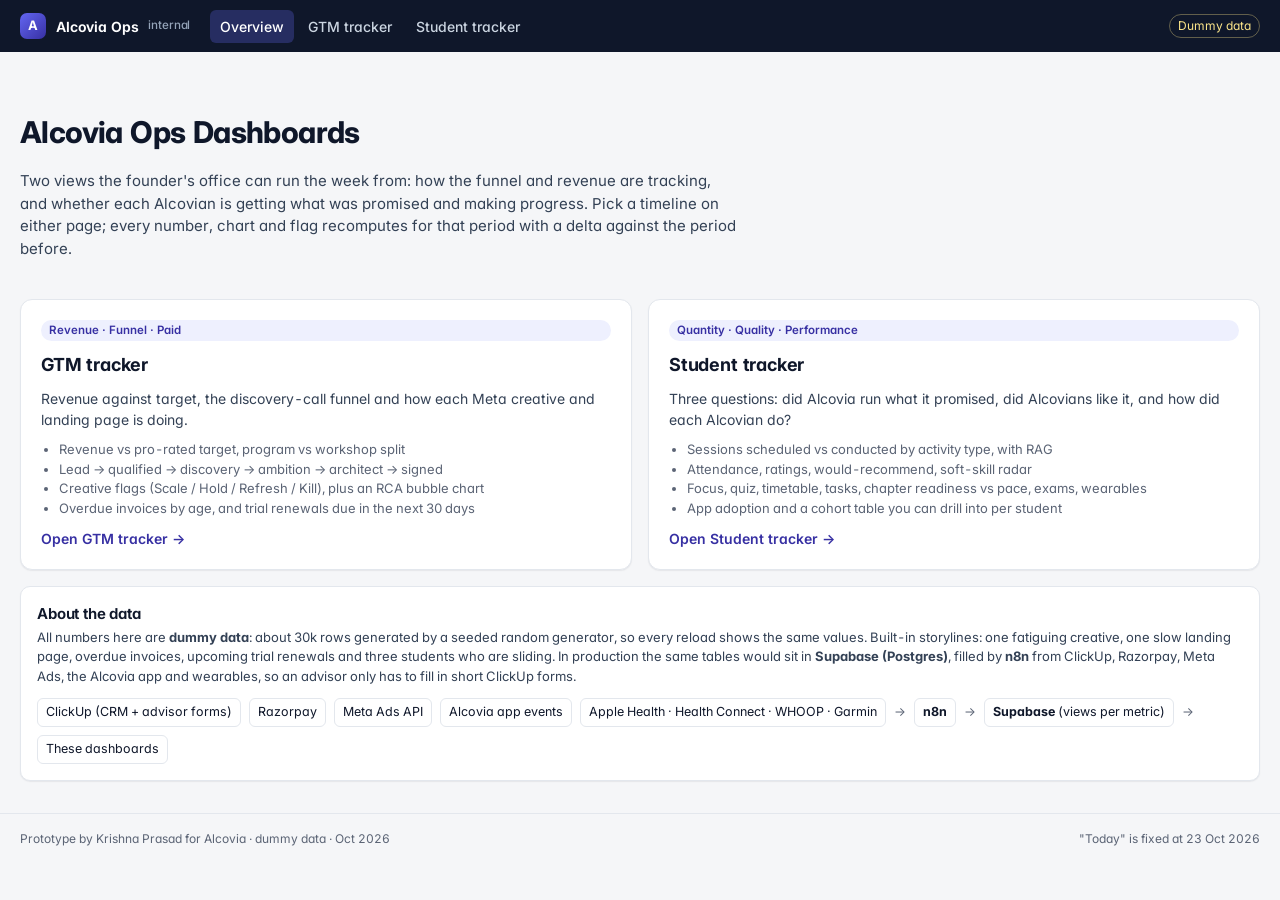
<file: dashboard/index.html>
<!doctype html>
<html lang="en">
<head>
  <meta charset="utf-8">
  <meta name="viewport" content="width=device-width, initial-scale=1">
  <title>Alcovia Ops Dashboards</title>
  <meta name="description" content="Prototype GTM and student-progress dashboards for Alcovia (dummy data).">
  <link rel="preconnect" href="https://fonts.googleapis.com">
  <link rel="preconnect" href="https://fonts.gstatic.com" crossorigin>
  <link href="https://fonts.googleapis.com/css2?family=Inter:wght@400;500;600;700;800&display=swap" rel="stylesheet">
  <link rel="stylesheet" href="assets/style.css">
  <link rel="icon" href="data:image/svg+xml,%3Csvg xmlns='http://www.w3.org/2000/svg' viewBox='0 0 32 32'%3E%3Crect width='32' height='32' rx='8' fill='%233730a3'/%3E%3Ctext x='16' y='22' font-family='Arial' font-weight='700' font-size='17' text-anchor='middle' fill='white'%3EA%3C/text%3E%3C/svg%3E">
</head>
<body>
  <header class="topnav">
    <div class="wrap">
      <a class="brand" href="index.html"><span class="brand-mark" aria-hidden="true">A</span>Alcovia Ops <small>internal</small></a>
      <nav class="nav" aria-label="Dashboards">
        <a href="index.html" aria-current="page">Overview</a>
        <a href="gtm.html" data-keep-range>GTM tracker</a>
        <a href="students.html" data-keep-range>Student tracker</a>
      </nav>
      <span class="pill-dummy">Dummy data</span>
    </div>
  </header>

  <main class="wrap">
    <section class="hero">
      <h1>Alcovia Ops Dashboards</h1>
      <p>Two views the founder's office can run the week from: how the funnel and revenue are tracking, and whether each Alcovian is getting what was promised and making progress. Pick a timeline on either page; every number, chart and flag recomputes for that period with a delta against the period before.</p>
    </section>

    <section class="cards2" aria-label="Dashboards">
      <a class="navcard" href="gtm.html" data-keep-range>
        <span class="chip acc">Revenue · Funnel · Paid</span>
        <h2>GTM tracker</h2>
        <p>Revenue against target, the discovery-call funnel and how each Meta creative and landing page is doing.</p>
        <ul>
          <li>Revenue vs pro-rated target, program vs workshop split</li>
          <li>Lead → qualified → discovery → ambition → architect → signed</li>
          <li>Creative flags (Scale / Hold / Refresh / Kill), plus an RCA bubble chart</li>
          <li>Overdue invoices by age, and trial renewals due in the next 30 days</li>
        </ul>
        <span class="go">Open GTM tracker →</span>
      </a>
      <a class="navcard" href="students.html" data-keep-range>
        <span class="chip acc">Quantity · Quality · Performance</span>
        <h2>Student tracker</h2>
        <p>Three questions: did Alcovia run what it promised, did Alcovians like it, and how did each Alcovian do?</p>
        <ul>
          <li>Sessions scheduled vs conducted by activity type, with RAG</li>
          <li>Attendance, ratings, would-recommend, soft-skill radar</li>
          <li>Focus, quiz, timetable, tasks, chapter readiness vs pace, exams, wearables</li>
          <li>App adoption and a cohort table you can drill into per student</li>
        </ul>
        <span class="go">Open Student tracker →</span>
      </a>
    </section>

    <section class="card">
      <h2>About the data</h2>
      <p class="card-sub" style="font-size:13px;color:var(--ink-2)">All numbers here are <strong>dummy data</strong>: about 30k rows generated by a seeded random generator, so every reload shows the same values. Built-in storylines: one fatiguing creative, one slow landing page, overdue invoices, upcoming trial renewals and three students who are sliding. In production the same tables would sit in <strong>Supabase (Postgres)</strong>, filled by <strong>n8n</strong> from ClickUp, Razorpay, Meta Ads, the Alcovia app and wearables, so an advisor only has to fill in short ClickUp forms.</p>
      <div class="flow" style="margin-top:12px" aria-label="Data flow">
        <span class="box">ClickUp (CRM + advisor forms)</span><span class="box">Razorpay</span><span class="box">Meta Ads API</span><span class="box">Alcovia app events</span><span class="box">Apple Health · Health Connect · WHOOP · Garmin</span>
        <span class="arr" aria-hidden="true">→</span><span class="box"><strong>n8n</strong></span>
        <span class="arr" aria-hidden="true">→</span><span class="box"><strong>Supabase</strong> (views per metric)</span>
        <span class="arr" aria-hidden="true">→</span><span class="box">These dashboards</span>
      </div>
    </section>
  </main>

  <footer class="foot"><div class="wrap"><span>Prototype by Krishna Prasad for Alcovia · dummy data · Oct 2026</span><span>"Today" is fixed at 23 Oct 2026</span></div></footer>
  <script>
    (function () { // carry the last-used timeline into the dashboard links
      try {
        var raw = localStorage.getItem('alcovia.timeline'); if (!raw) return;
        var st = JSON.parse(raw); var tok = st.preset === 'custom' ? 'custom:' + st.from + ':' + st.to : st.preset;
        document.querySelectorAll('a[data-keep-range]').forEach(function (a) { a.href = a.getAttribute('href').split('#')[0] + '#t=' + tok; });
      } catch (e) { /* storage unavailable */ }
    })();
  </script>
</body>
</html>
</file>
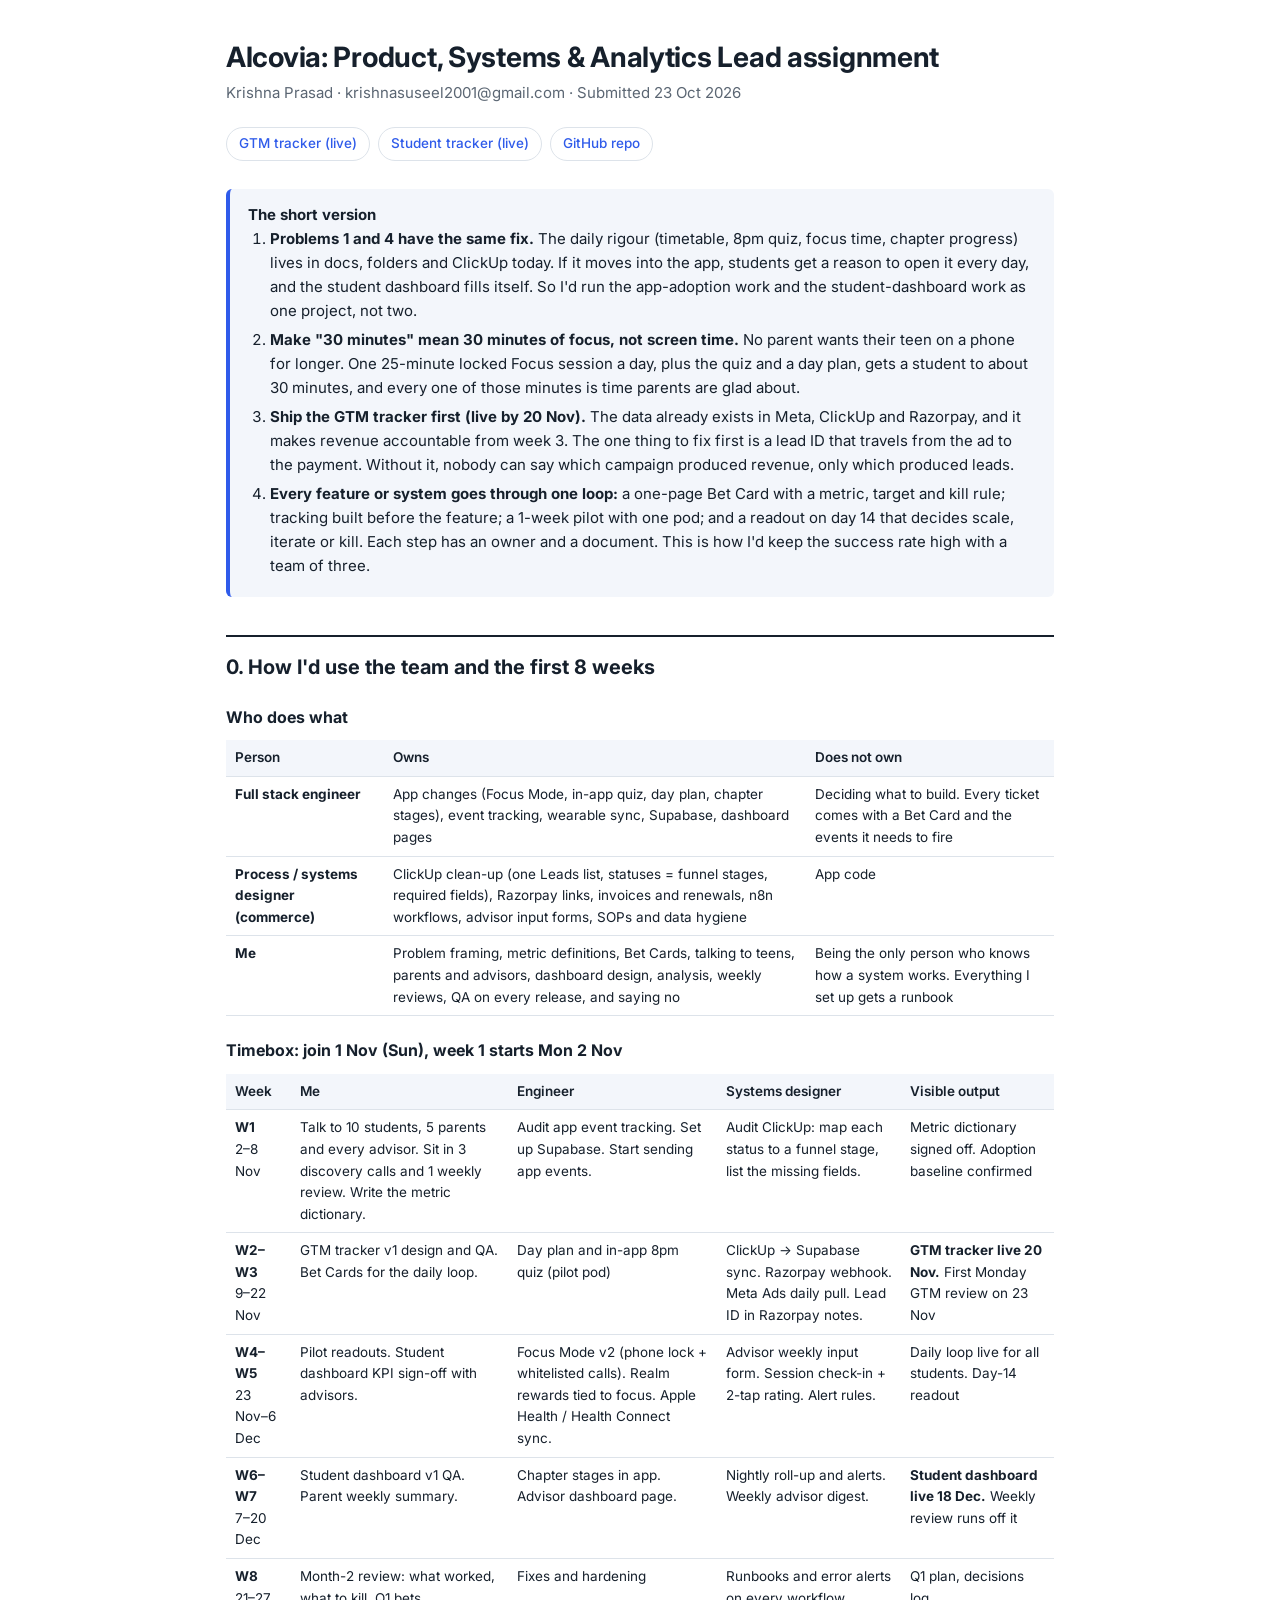
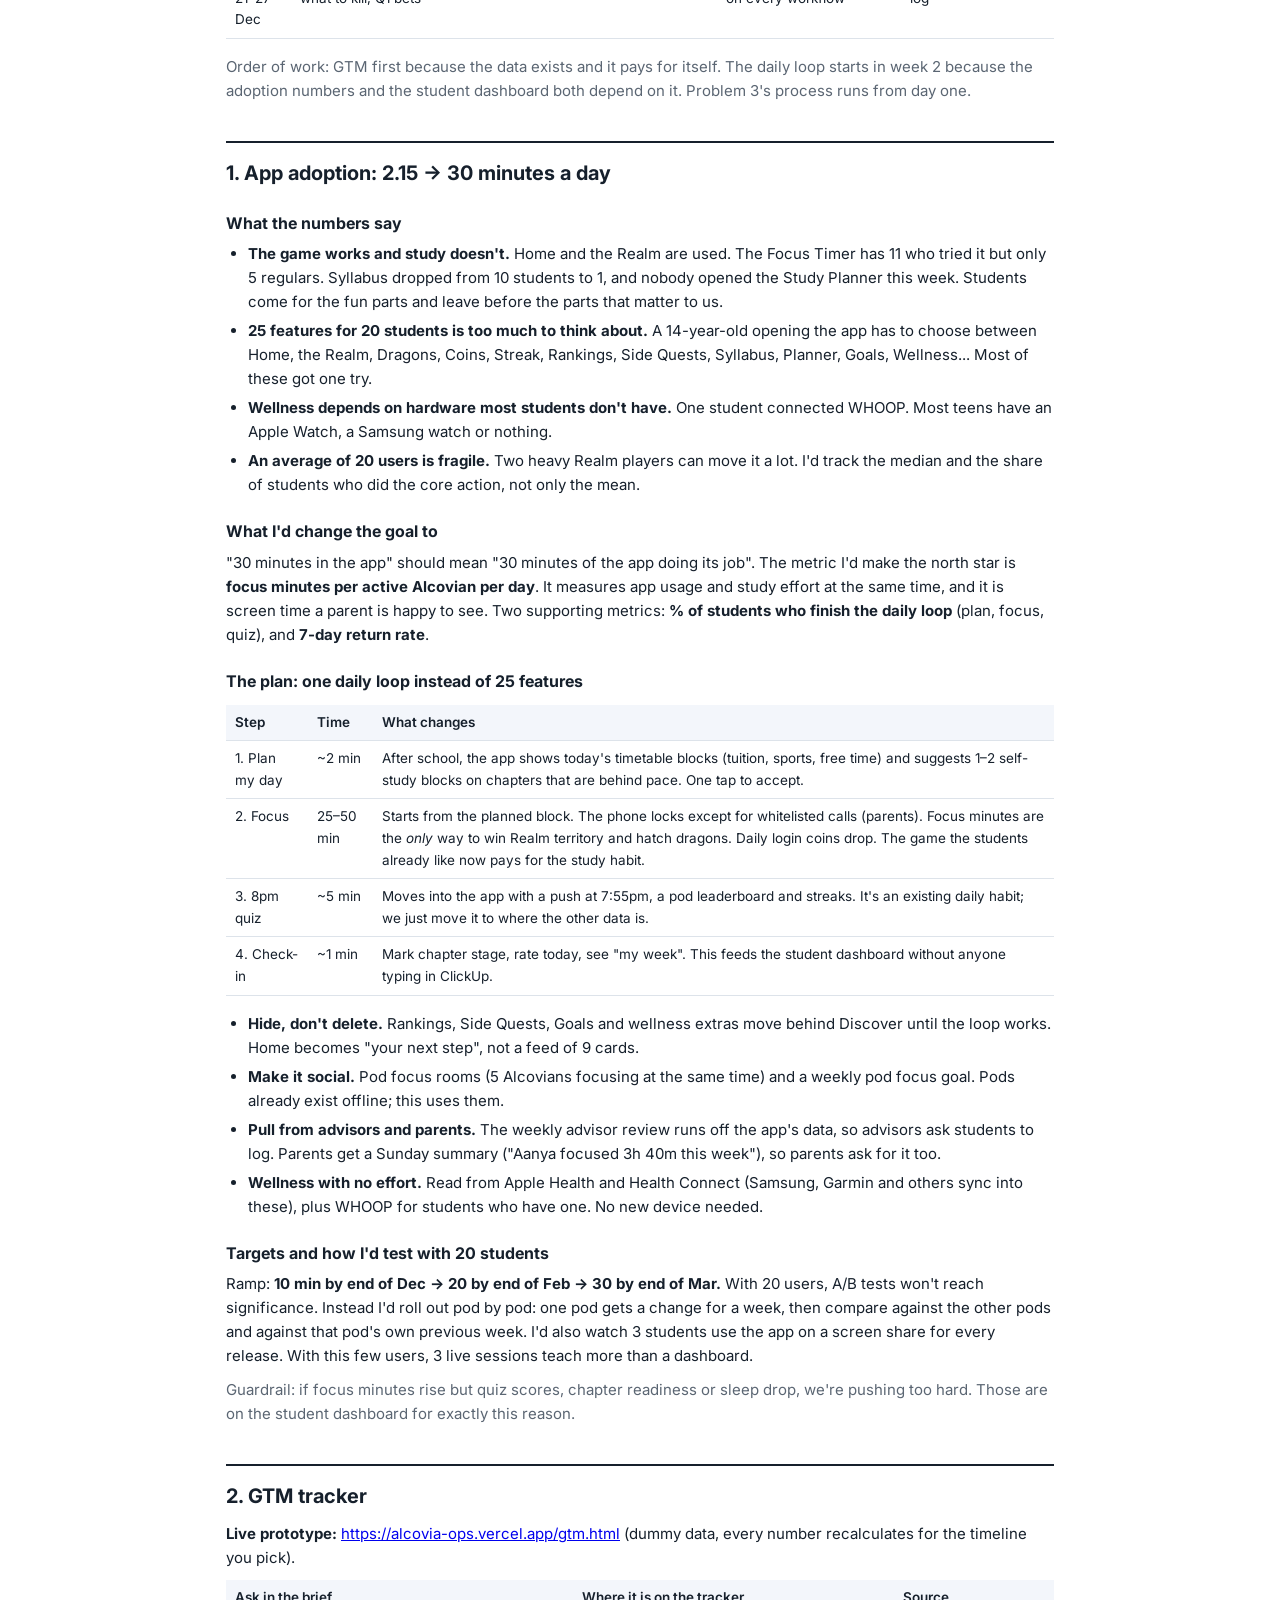
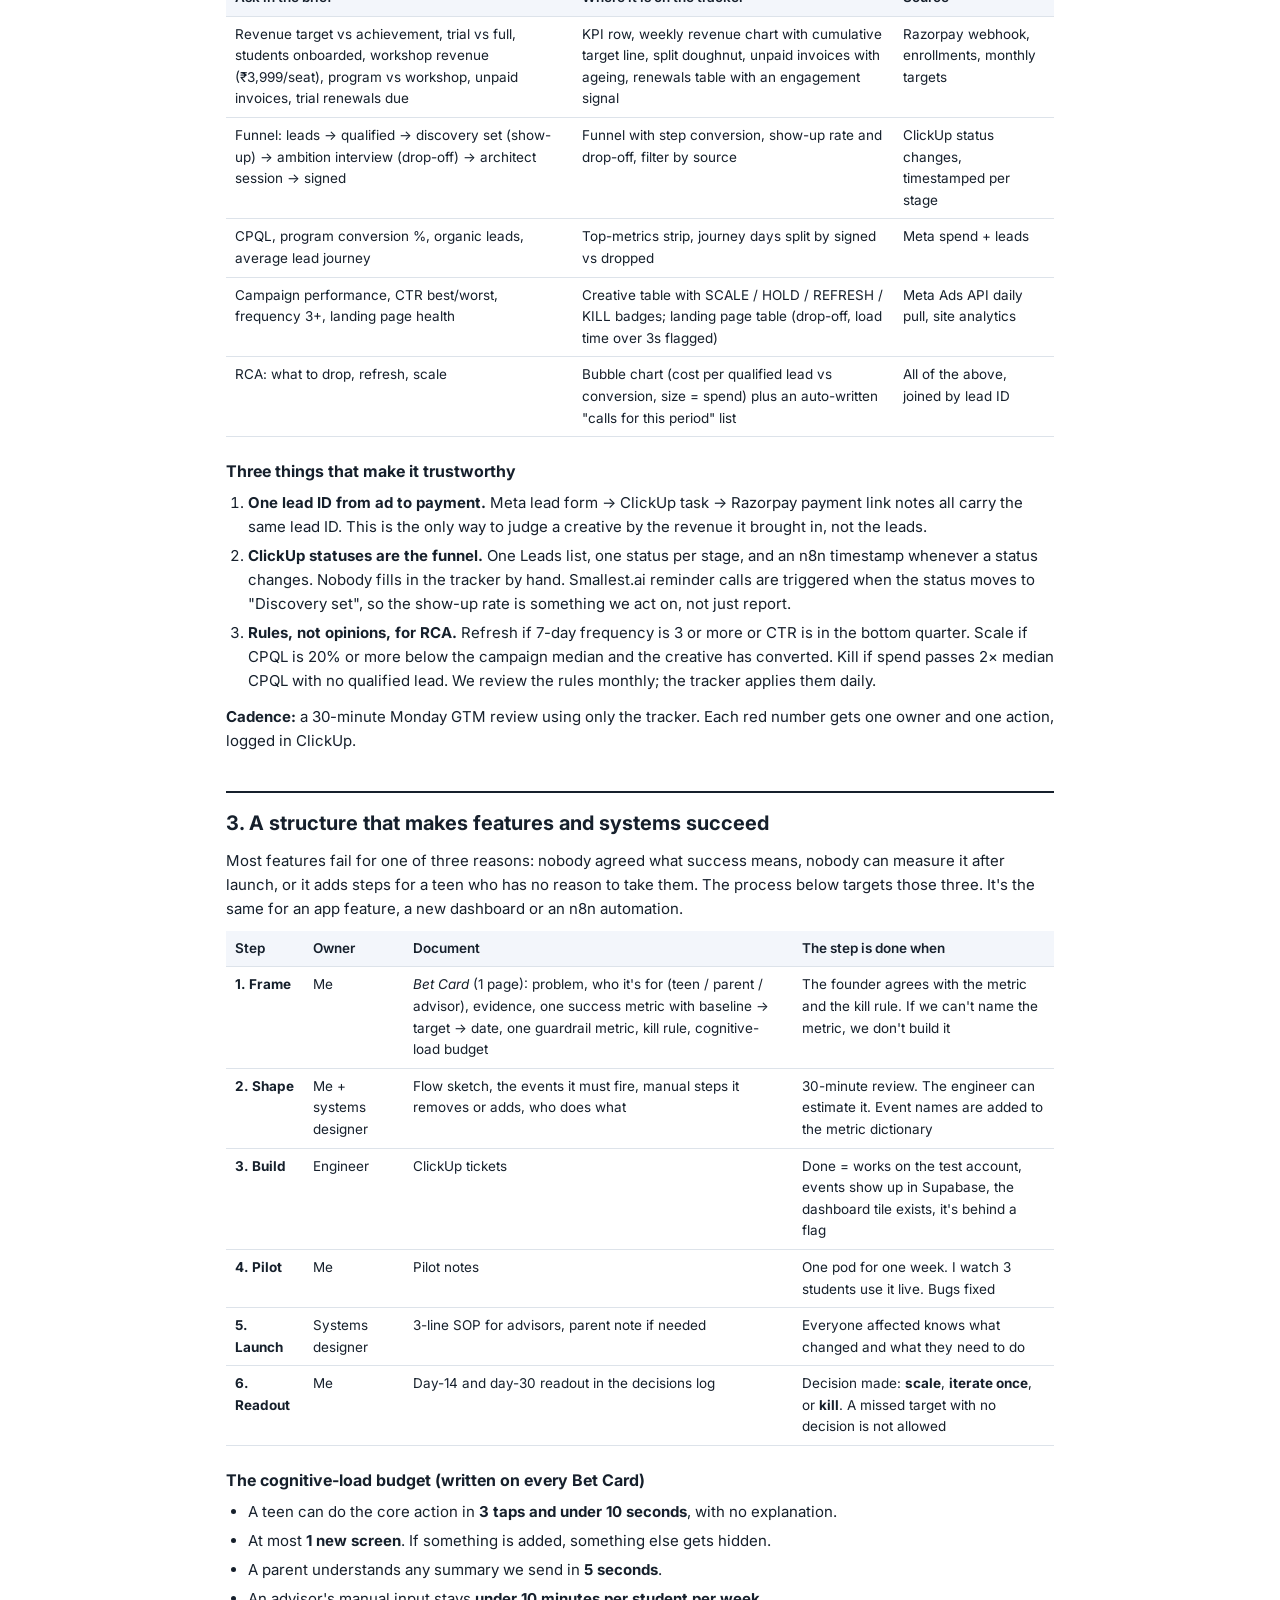
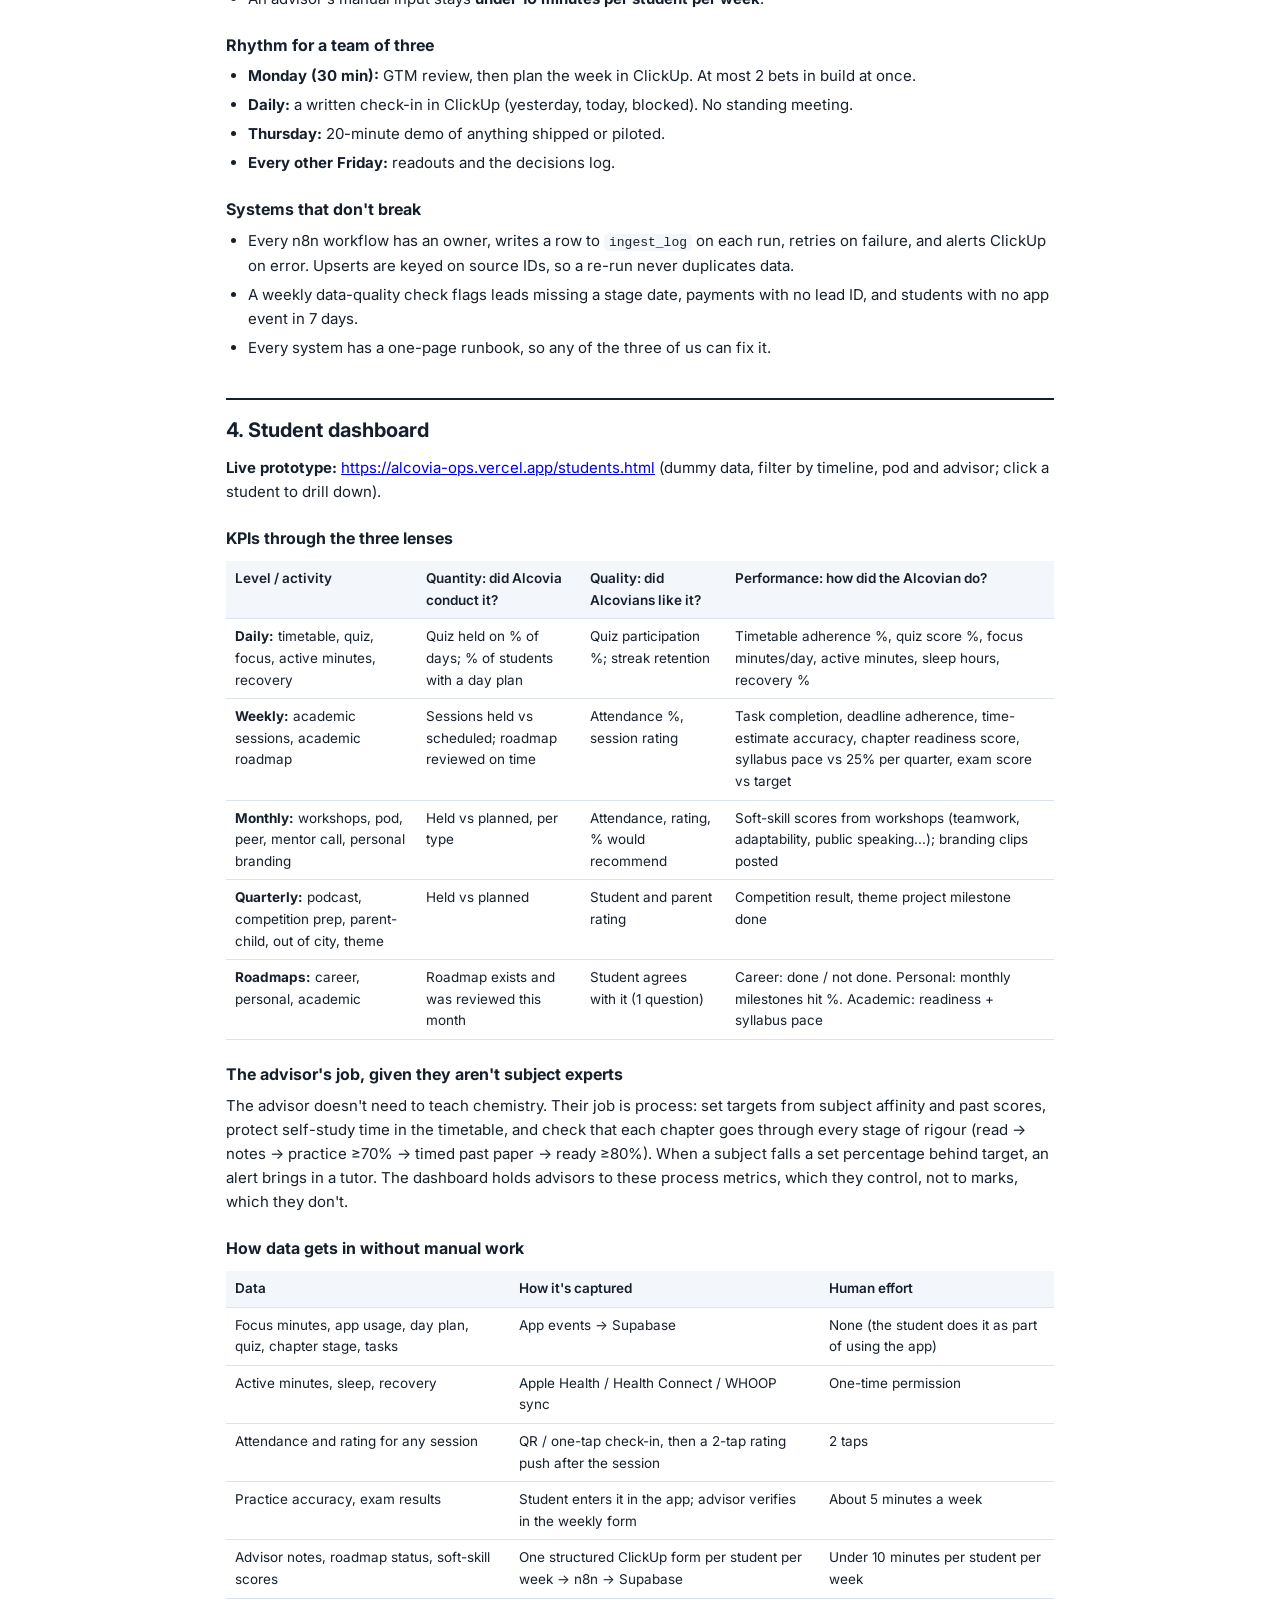
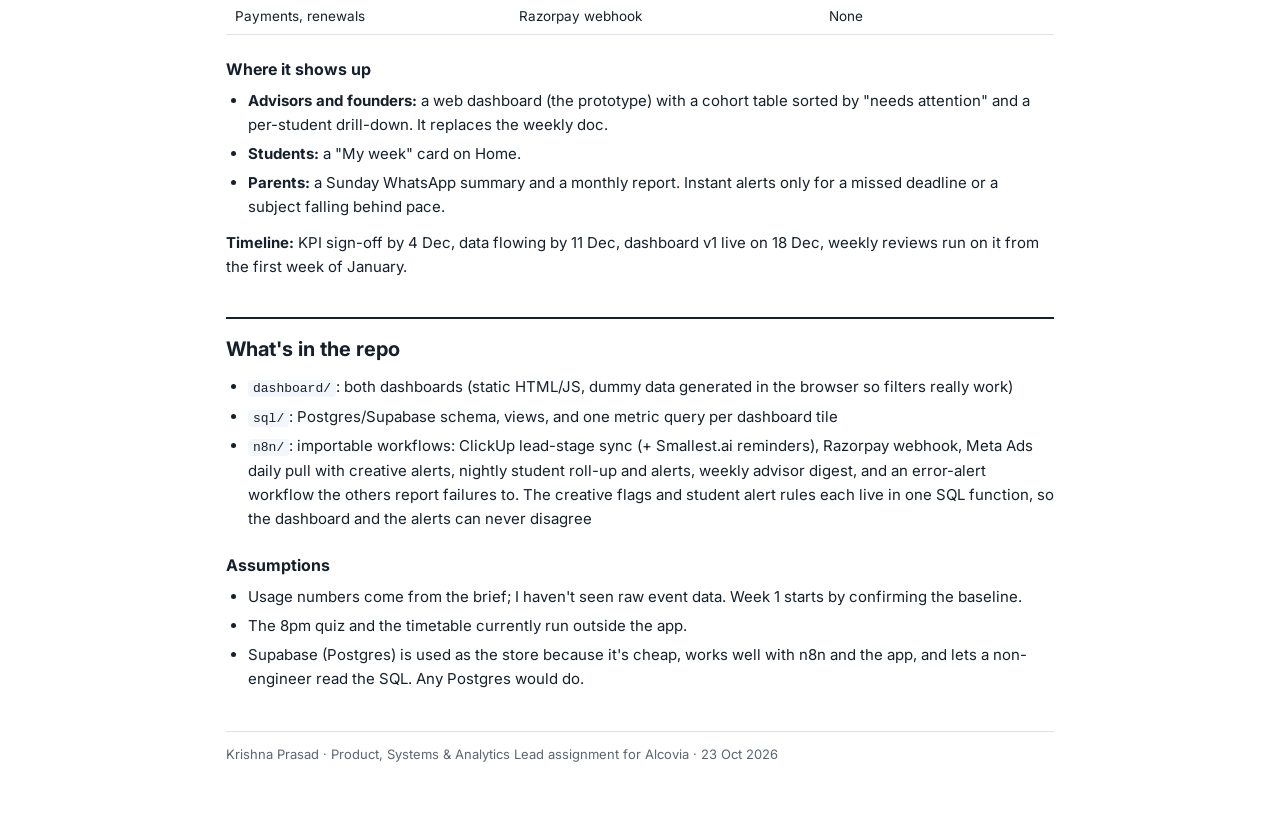
<file: dashboard/writeup.html>
<!doctype html>
<html lang="en">
<head>
<meta charset="utf-8">
<meta name="viewport" content="width=device-width, initial-scale=1">
<title>Alcovia Assignment Writeup</title>
<link rel="preconnect" href="https://fonts.googleapis.com">
<link href="https://fonts.googleapis.com/css2?family=Inter:wght@400;500;600;700&display=swap" rel="stylesheet">
<style>
  :root { --ink:#16202c; --muted:#5b6673; --line:#dde3ea; --accent:#2f5bea; --soft:#f3f6fb; --bg:#ffffff; --green:#1d7a46; --amber:#a86a00; --red:#b42318; }
  @media (prefers-color-scheme: dark) { :root:not([data-theme="light"]) { --ink:#e7ecf2; --muted:#9aa6b2; --line:#2b3440; --accent:#7c9bff; --soft:#1a212b; --bg:#11161d; } }
  :root[data-theme="dark"] { --ink:#e7ecf2; --muted:#9aa6b2; --line:#2b3440; --accent:#7c9bff; --soft:#1a212b; --bg:#11161d; }
  * { box-sizing: border-box; }
  body { margin:0; background:var(--bg); color:var(--ink); font:15px/1.6 Inter, system-ui, -apple-system, Segoe UI, sans-serif; }
  main { max-width: 860px; margin: 0 auto; padding: 40px 16px 64px; }
  h1 { font-size: 28px; line-height:1.25; margin: 0 0 6px; letter-spacing:-0.01em; }
  .sub { color: var(--muted); margin: 0 0 22px; }
  .links { display:flex; flex-wrap:wrap; gap:8px; margin: 0 0 28px; }
  .links a { border:1px solid var(--line); border-radius:999px; padding:5px 12px; color:var(--accent); text-decoration:none; font-size:13.5px; font-weight:500; }
  h2 { font-size: 20px; margin: 38px 0 10px; padding-top: 14px; border-top: 2px solid var(--ink); }
  h3 { font-size: 16px; margin: 22px 0 6px; }
  p { margin: 0 0 10px; }
  ul, ol { margin: 0 0 12px; padding-left: 22px; }
  li { margin: 0 0 5px; }
  .tldr { background: var(--soft); border-left: 4px solid var(--accent); padding: 14px 18px; border-radius: 6px; margin: 0 0 8px; }
  .tldr ol { margin-bottom: 0; }
  .callout { background: var(--soft); padding: 12px 16px; border-radius: 6px; margin: 12px 0; }
  .tbl { overflow-x: auto; margin: 10px 0 16px; }
  table { border-collapse: collapse; width: 100%; font-size: 13.5px; }
  th, td { text-align: left; vertical-align: top; padding: 7px 9px; border-bottom: 1px solid var(--line); }
  th { font-weight: 600; background: var(--soft); }
  .muted { color: var(--muted); }
  .tag { display:inline-block; font-size:11.5px; font-weight:600; padding:1px 7px; border-radius:4px; background:var(--soft); border:1px solid var(--line); }
  code { font-size: 13px; background: var(--soft); padding: 1px 5px; border-radius: 4px; }
  footer { margin-top: 40px; color: var(--muted); font-size: 13px; border-top:1px solid var(--line); padding-top: 12px; }
  @media print {
    body { font-size: 11.5px; }
    main { padding: 0 6px; max-width: none; }
    h1 { font-size: 22px; }
    h2 { font-size: 16px; margin-top: 22px; break-after: avoid; }
    h3 { font-size: 13px; break-after: avoid; }
    table { font-size: 10.5px; }
    tr, .callout, .tldr { break-inside: avoid; }
    .links a { color: var(--ink); }
  }
</style>
</head>
<body>
<main>

<h1>Alcovia: Product, Systems &amp; Analytics Lead assignment</h1>
<p class="sub">Krishna Prasad · krishnasuseel2001@gmail.com · Submitted 23 Oct 2026</p>
<div class="links">
  <a href="https://alcovia-ops.vercel.app/gtm.html">GTM tracker (live)</a>
  <a href="https://alcovia-ops.vercel.app/students.html">Student tracker (live)</a>
  <a href="https://github.com/krishna55238385/alcovia-assignment">GitHub repo</a>
</div>

<div class="tldr">
<strong>The short version</strong>
<ol>
  <li><strong>Problems 1 and 4 have the same fix.</strong> The daily rigour (timetable, 8pm quiz, focus time, chapter progress) lives in docs, folders and ClickUp today. If it moves into the app, students get a reason to open it every day, and the student dashboard fills itself. So I'd run the app-adoption work and the student-dashboard work as one project, not two.</li>
  <li><strong>Make "30 minutes" mean 30 minutes of focus, not screen time.</strong> No parent wants their teen on a phone for longer. One 25-minute locked Focus session a day, plus the quiz and a day plan, gets a student to about 30 minutes, and every one of those minutes is time parents are glad about.</li>
  <li><strong>Ship the GTM tracker first (live by 20 Nov).</strong> The data already exists in Meta, ClickUp and Razorpay, and it makes revenue accountable from week 3. The one thing to fix first is a lead ID that travels from the ad to the payment. Without it, nobody can say which campaign produced revenue, only which produced leads.</li>
  <li><strong>Every feature or system goes through one loop:</strong> a one-page Bet Card with a metric, target and kill rule; tracking built before the feature; a 1-week pilot with one pod; and a readout on day 14 that decides scale, iterate or kill. Each step has an owner and a document. This is how I'd keep the success rate high with a team of three.</li>
</ol>
</div>

<h2>0. How I'd use the team and the first 8 weeks</h2>

<h3>Who does what</h3>
<div class="tbl"><table>
<tr><th>Person</th><th>Owns</th><th>Does not own</th></tr>
<tr><td><strong>Full stack engineer</strong></td><td>App changes (Focus Mode, in-app quiz, day plan, chapter stages), event tracking, wearable sync, Supabase, dashboard pages</td><td>Deciding what to build. Every ticket comes with a Bet Card and the events it needs to fire</td></tr>
<tr><td><strong>Process / systems designer (commerce)</strong></td><td>ClickUp clean-up (one Leads list, statuses = funnel stages, required fields), Razorpay links, invoices and renewals, n8n workflows, advisor input forms, SOPs and data hygiene</td><td>App code</td></tr>
<tr><td><strong>Me</strong></td><td>Problem framing, metric definitions, Bet Cards, talking to teens, parents and advisors, dashboard design, analysis, weekly reviews, QA on every release, and saying no</td><td>Being the only person who knows how a system works. Everything I set up gets a runbook</td></tr>
</table></div>

<h3>Timebox: join 1 Nov (Sun), week 1 starts Mon 2 Nov</h3>
<div class="tbl"><table>
<tr><th>Week</th><th>Me</th><th>Engineer</th><th>Systems designer</th><th>Visible output</th></tr>
<tr><td><strong>W1</strong><br>2–8 Nov</td><td>Talk to 10 students, 5 parents and every advisor. Sit in 3 discovery calls and 1 weekly review. Write the metric dictionary.</td><td>Audit app event tracking. Set up Supabase. Start sending app events.</td><td>Audit ClickUp: map each status to a funnel stage, list the missing fields.</td><td>Metric dictionary signed off. Adoption baseline confirmed</td></tr>
<tr><td><strong>W2–W3</strong><br>9–22 Nov</td><td>GTM tracker v1 design and QA. Bet Cards for the daily loop.</td><td>Day plan and in-app 8pm quiz (pilot pod)</td><td>ClickUp → Supabase sync. Razorpay webhook. Meta Ads daily pull. Lead ID in Razorpay notes.</td><td><strong>GTM tracker live 20 Nov.</strong> First Monday GTM review on 23 Nov</td></tr>
<tr><td><strong>W4–W5</strong><br>23 Nov–6 Dec</td><td>Pilot readouts. Student dashboard KPI sign-off with advisors.</td><td>Focus Mode v2 (phone lock + whitelisted calls). Realm rewards tied to focus. Apple Health / Health Connect sync.</td><td>Advisor weekly input form. Session check-in + 2-tap rating. Alert rules.</td><td>Daily loop live for all students. Day-14 readout</td></tr>
<tr><td><strong>W6–W7</strong><br>7–20 Dec</td><td>Student dashboard v1 QA. Parent weekly summary.</td><td>Chapter stages in app. Advisor dashboard page.</td><td>Nightly roll-up and alerts. Weekly advisor digest.</td><td><strong>Student dashboard live 18 Dec.</strong> Weekly review runs off it</td></tr>
<tr><td><strong>W8</strong><br>21–27 Dec</td><td>Month-2 review: what worked, what to kill, Q1 bets</td><td>Fixes and hardening</td><td>Runbooks and error alerts on every workflow</td><td>Q1 plan, decisions log</td></tr>
</table></div>
<p class="muted">Order of work: GTM first because the data exists and it pays for itself. The daily loop starts in week 2 because the adoption numbers and the student dashboard both depend on it. Problem 3's process runs from day one.</p>

<h2>1. App adoption: 2.15 → 30 minutes a day</h2>

<h3>What the numbers say</h3>
<ul>
  <li><strong>The game works and study doesn't.</strong> Home and the Realm are used. The Focus Timer has 11 who tried it but only 5 regulars. Syllabus dropped from 10 students to 1, and nobody opened the Study Planner this week. Students come for the fun parts and leave before the parts that matter to us.</li>
  <li><strong>25 features for 20 students is too much to think about.</strong> A 14-year-old opening the app has to choose between Home, the Realm, Dragons, Coins, Streak, Rankings, Side Quests, Syllabus, Planner, Goals, Wellness... Most of these got one try.</li>
  <li><strong>Wellness depends on hardware most students don't have.</strong> One student connected WHOOP. Most teens have an Apple Watch, a Samsung watch or nothing.</li>
  <li><strong>An average of 20 users is fragile.</strong> Two heavy Realm players can move it a lot. I'd track the median and the share of students who did the core action, not only the mean.</li>
</ul>

<h3>What I'd change the goal to</h3>
<p>"30 minutes in the app" should mean "30 minutes of the app doing its job". The metric I'd make the north star is <strong>focus minutes per active Alcovian per day</strong>. It measures app usage and study effort at the same time, and it is screen time a parent is happy to see. Two supporting metrics: <strong>% of students who finish the daily loop</strong> (plan, focus, quiz), and <strong>7-day return rate</strong>.</p>

<h3>The plan: one daily loop instead of 25 features</h3>
<div class="tbl"><table>
<tr><th>Step</th><th>Time</th><th>What changes</th></tr>
<tr><td>1. Plan my day</td><td>~2 min</td><td>After school, the app shows today's timetable blocks (tuition, sports, free time) and suggests 1–2 self-study blocks on chapters that are behind pace. One tap to accept.</td></tr>
<tr><td>2. Focus</td><td>25–50 min</td><td>Starts from the planned block. The phone locks except for whitelisted calls (parents). Focus minutes are the <em>only</em> way to win Realm territory and hatch dragons. Daily login coins drop. The game the students already like now pays for the study habit.</td></tr>
<tr><td>3. 8pm quiz</td><td>~5 min</td><td>Moves into the app with a push at 7:55pm, a pod leaderboard and streaks. It's an existing daily habit; we just move it to where the other data is.</td></tr>
<tr><td>4. Check-in</td><td>~1 min</td><td>Mark chapter stage, rate today, see "my week". This feeds the student dashboard without anyone typing in ClickUp.</td></tr>
</table></div>
<ul>
  <li><strong>Hide, don't delete.</strong> Rankings, Side Quests, Goals and wellness extras move behind Discover until the loop works. Home becomes "your next step", not a feed of 9 cards.</li>
  <li><strong>Make it social.</strong> Pod focus rooms (5 Alcovians focusing at the same time) and a weekly pod focus goal. Pods already exist offline; this uses them.</li>
  <li><strong>Pull from advisors and parents.</strong> The weekly advisor review runs off the app's data, so advisors ask students to log. Parents get a Sunday summary ("Aanya focused 3h 40m this week"), so parents ask for it too.</li>
  <li><strong>Wellness with no effort.</strong> Read from Apple Health and Health Connect (Samsung, Garmin and others sync into these), plus WHOOP for students who have one. No new device needed.</li>
</ul>

<h3>Targets and how I'd test with 20 students</h3>
<p>Ramp: <strong>10 min by end of Dec → 20 by end of Feb → 30 by end of Mar.</strong> With 20 users, A/B tests won't reach significance. Instead I'd roll out pod by pod: one pod gets a change for a week, then compare against the other pods and against that pod's own previous week. I'd also watch 3 students use the app on a screen share for every release. With this few users, 3 live sessions teach more than a dashboard.</p>
<p class="muted">Guardrail: if focus minutes rise but quiz scores, chapter readiness or sleep drop, we're pushing too hard. Those are on the student dashboard for exactly this reason.</p>

<h2>2. GTM tracker</h2>
<p><strong>Live prototype:</strong> <a href="https://alcovia-ops.vercel.app/gtm.html">https://alcovia-ops.vercel.app/gtm.html</a> (dummy data, every number recalculates for the timeline you pick).</p>
<div class="tbl"><table>
<tr><th>Ask in the brief</th><th>Where it is on the tracker</th><th>Source</th></tr>
<tr><td>Revenue target vs achievement, trial vs full, students onboarded, workshop revenue (₹3,999/seat), program vs workshop, unpaid invoices, trial renewals due</td><td>KPI row, weekly revenue chart with cumulative target line, split doughnut, unpaid invoices with ageing, renewals table with an engagement signal</td><td>Razorpay webhook, enrollments, monthly targets</td></tr>
<tr><td>Funnel: leads → qualified → discovery set (show-up) → ambition interview (drop-off) → architect session → signed</td><td>Funnel with step conversion, show-up rate and drop-off, filter by source</td><td>ClickUp status changes, timestamped per stage</td></tr>
<tr><td>CPQL, program conversion %, organic leads, average lead journey</td><td>Top-metrics strip, journey days split by signed vs dropped</td><td>Meta spend + leads</td></tr>
<tr><td>Campaign performance, CTR best/worst, frequency 3+, landing page health</td><td>Creative table with SCALE / HOLD / REFRESH / KILL badges; landing page table (drop-off, load time over 3s flagged)</td><td>Meta Ads API daily pull, site analytics</td></tr>
<tr><td>RCA: what to drop, refresh, scale</td><td>Bubble chart (cost per qualified lead vs conversion, size = spend) plus an auto-written "calls for this period" list</td><td>All of the above, joined by lead ID</td></tr>
</table></div>

<h3>Three things that make it trustworthy</h3>
<ol>
  <li><strong>One lead ID from ad to payment.</strong> Meta lead form → ClickUp task → Razorpay payment link notes all carry the same lead ID. This is the only way to judge a creative by the revenue it brought in, not the leads.</li>
  <li><strong>ClickUp statuses are the funnel.</strong> One Leads list, one status per stage, and an n8n timestamp whenever a status changes. Nobody fills in the tracker by hand. Smallest.ai reminder calls are triggered when the status moves to "Discovery set", so the show-up rate is something we act on, not just report.</li>
  <li><strong>Rules, not opinions, for RCA.</strong> Refresh if 7-day frequency is 3 or more or CTR is in the bottom quarter. Scale if CPQL is 20% or more below the campaign median and the creative has converted. Kill if spend passes 2× median CPQL with no qualified lead. We review the rules monthly; the tracker applies them daily.</li>
</ol>
<p><strong>Cadence:</strong> a 30-minute Monday GTM review using only the tracker. Each red number gets one owner and one action, logged in ClickUp.</p>

<h2>3. A structure that makes features and systems succeed</h2>
<p>Most features fail for one of three reasons: nobody agreed what success means, nobody can measure it after launch, or it adds steps for a teen who has no reason to take them. The process below targets those three. It's the same for an app feature, a new dashboard or an n8n automation.</p>

<div class="tbl"><table>
<tr><th>Step</th><th>Owner</th><th>Document</th><th>The step is done when</th></tr>
<tr><td><strong>1. Frame</strong></td><td>Me</td><td><em>Bet Card</em> (1 page): problem, who it's for (teen / parent / advisor), evidence, one success metric with baseline → target → date, one guardrail metric, kill rule, cognitive-load budget</td><td>The founder agrees with the metric and the kill rule. If we can't name the metric, we don't build it</td></tr>
<tr><td><strong>2. Shape</strong></td><td>Me + systems designer</td><td>Flow sketch, the events it must fire, manual steps it removes or adds, who does what</td><td>30-minute review. The engineer can estimate it. Event names are added to the metric dictionary</td></tr>
<tr><td><strong>3. Build</strong></td><td>Engineer</td><td>ClickUp tickets</td><td>Done = works on the test account, events show up in Supabase, the dashboard tile exists, it's behind a flag</td></tr>
<tr><td><strong>4. Pilot</strong></td><td>Me</td><td>Pilot notes</td><td>One pod for one week. I watch 3 students use it live. Bugs fixed</td></tr>
<tr><td><strong>5. Launch</strong></td><td>Systems designer</td><td>3-line SOP for advisors, parent note if needed</td><td>Everyone affected knows what changed and what they need to do</td></tr>
<tr><td><strong>6. Readout</strong></td><td>Me</td><td>Day-14 and day-30 readout in the decisions log</td><td>Decision made: <strong>scale</strong>, <strong>iterate once</strong>, or <strong>kill</strong>. A missed target with no decision is not allowed</td></tr>
</table></div>

<h3>The cognitive-load budget (written on every Bet Card)</h3>
<ul>
  <li>A teen can do the core action in <strong>3 taps and under 10 seconds</strong>, with no explanation.</li>
  <li>At most <strong>1 new screen</strong>. If something is added, something else gets hidden.</li>
  <li>A parent understands any summary we send in <strong>5 seconds</strong>.</li>
  <li>An advisor's manual input stays <strong>under 10 minutes per student per week</strong>.</li>
</ul>

<h3>Rhythm for a team of three</h3>
<ul>
  <li><strong>Monday (30 min):</strong> GTM review, then plan the week in ClickUp. At most 2 bets in build at once.</li>
  <li><strong>Daily:</strong> a written check-in in ClickUp (yesterday, today, blocked). No standing meeting.</li>
  <li><strong>Thursday:</strong> 20-minute demo of anything shipped or piloted.</li>
  <li><strong>Every other Friday:</strong> readouts and the decisions log.</li>
</ul>

<h3>Systems that don't break</h3>
<ul>
  <li>Every n8n workflow has an owner, writes a row to <code>ingest_log</code> on each run, retries on failure, and alerts ClickUp on error. Upserts are keyed on source IDs, so a re-run never duplicates data.</li>
  <li>A weekly data-quality check flags leads missing a stage date, payments with no lead ID, and students with no app event in 7 days.</li>
  <li>Every system has a one-page runbook, so any of the three of us can fix it.</li>
</ul>

<h2>4. Student dashboard</h2>
<p><strong>Live prototype:</strong> <a href="https://alcovia-ops.vercel.app/students.html">https://alcovia-ops.vercel.app/students.html</a> (dummy data, filter by timeline, pod and advisor; click a student to drill down).</p>

<h3>KPIs through the three lenses</h3>
<div class="tbl"><table>
<tr><th>Level / activity</th><th>Quantity: did Alcovia conduct it?</th><th>Quality: did Alcovians like it?</th><th>Performance: how did the Alcovian do?</th></tr>
<tr><td><strong>Daily:</strong> timetable, quiz, focus, active minutes, recovery</td><td>Quiz held on % of days; % of students with a day plan</td><td>Quiz participation %; streak retention</td><td>Timetable adherence %, quiz score %, focus minutes/day, active minutes, sleep hours, recovery %</td></tr>
<tr><td><strong>Weekly:</strong> academic sessions, academic roadmap</td><td>Sessions held vs scheduled; roadmap reviewed on time</td><td>Attendance %, session rating</td><td>Task completion, deadline adherence, time-estimate accuracy, chapter readiness score, syllabus pace vs 25% per quarter, exam score vs target</td></tr>
<tr><td><strong>Monthly:</strong> workshops, pod, peer, mentor call, personal branding</td><td>Held vs planned, per type</td><td>Attendance, rating, % would recommend</td><td>Soft-skill scores from workshops (teamwork, adaptability, public speaking...); branding clips posted</td></tr>
<tr><td><strong>Quarterly:</strong> podcast, competition prep, parent-child, out of city, theme</td><td>Held vs planned</td><td>Student and parent rating</td><td>Competition result, theme project milestone done</td></tr>
<tr><td><strong>Roadmaps:</strong> career, personal, academic</td><td>Roadmap exists and was reviewed this month</td><td>Student agrees with it (1 question)</td><td>Career: done / not done. Personal: monthly milestones hit %. Academic: readiness + syllabus pace</td></tr>
</table></div>

<h3>The advisor's job, given they aren't subject experts</h3>
<p>The advisor doesn't need to teach chemistry. Their job is process: set targets from subject affinity and past scores, protect self-study time in the timetable, and check that each chapter goes through every stage of rigour (read → notes → practice ≥70% → timed past paper → ready ≥80%). When a subject falls a set percentage behind target, an alert brings in a tutor. The dashboard holds advisors to these process metrics, which they control, not to marks, which they don't.</p>

<h3>How data gets in without manual work</h3>
<div class="tbl"><table>
<tr><th>Data</th><th>How it's captured</th><th>Human effort</th></tr>
<tr><td>Focus minutes, app usage, day plan, quiz, chapter stage, tasks</td><td>App events → Supabase</td><td>None (the student does it as part of using the app)</td></tr>
<tr><td>Active minutes, sleep, recovery</td><td>Apple Health / Health Connect / WHOOP sync</td><td>One-time permission</td></tr>
<tr><td>Attendance and rating for any session</td><td>QR / one-tap check-in, then a 2-tap rating push after the session</td><td>2 taps</td></tr>
<tr><td>Practice accuracy, exam results</td><td>Student enters it in the app; advisor verifies in the weekly form</td><td>About 5 minutes a week</td></tr>
<tr><td>Advisor notes, roadmap status, soft-skill scores</td><td>One structured ClickUp form per student per week → n8n → Supabase</td><td>Under 10 minutes per student per week</td></tr>
<tr><td>Payments, renewals</td><td>Razorpay webhook</td><td>None</td></tr>
</table></div>

<h3>Where it shows up</h3>
<ul>
  <li><strong>Advisors and founders:</strong> a web dashboard (the prototype) with a cohort table sorted by "needs attention" and a per-student drill-down. It replaces the weekly doc.</li>
  <li><strong>Students:</strong> a "My week" card on Home.</li>
  <li><strong>Parents:</strong> a Sunday WhatsApp summary and a monthly report. Instant alerts only for a missed deadline or a subject falling behind pace.</li>
</ul>
<p><strong>Timeline:</strong> KPI sign-off by 4 Dec, data flowing by 11 Dec, dashboard v1 live on 18 Dec, weekly reviews run on it from the first week of January.</p>

<h2>What's in the repo</h2>
<ul>
  <li><code>dashboard/</code>: both dashboards (static HTML/JS, dummy data generated in the browser so filters really work)</li>
  <li><code>sql/</code>: Postgres/Supabase schema, views, and one metric query per dashboard tile</li>
  <li><code>n8n/</code>: importable workflows: ClickUp lead-stage sync (+ Smallest.ai reminders), Razorpay webhook, Meta Ads daily pull with creative alerts, nightly student roll-up and alerts, weekly advisor digest, and an error-alert workflow the others report failures to. The creative flags and student alert rules each live in one SQL function, so the dashboard and the alerts can never disagree</li>
</ul>

<h3>Assumptions</h3>
<ul>
  <li>Usage numbers come from the brief; I haven't seen raw event data. Week 1 starts by confirming the baseline.</li>
  <li>The 8pm quiz and the timetable currently run outside the app.</li>
  <li>Supabase (Postgres) is used as the store because it's cheap, works well with n8n and the app, and lets a non-engineer read the SQL. Any Postgres would do.</li>
</ul>

<footer>Krishna Prasad · Product, Systems &amp; Analytics Lead assignment for Alcovia · 23 Oct 2026</footer>
</main>
</body>
</html>
</file>
<file: dashboard/assets/style.css>
:root {
  --bg: #f5f6f8;
  --card: #ffffff;
  --ink: #0f172a;
  --ink-2: #334155;
  --muted: #5b6475;
  --line: #e3e7ed;
  --line-2: #eef1f5;
  --accent: #3730a3;
  --accent-2: #6366f1;
  --accent-soft: #eef0fe;
  --good: #15803d; --good-bg: #dcfce7; --good-ink: #166534;
  --warn: #b45309; --warn-bg: #fef3c7; --warn-ink: #92400e;
  --bad: #b91c1c;  --bad-bg: #fee2e2;  --bad-ink: #991b1b;
  --radius: 10px;
  --shadow: 0 1px 2px rgba(15, 23, 42, .04), 0 1px 1px rgba(15, 23, 42, .03);
  color-scheme: light;
}
* { box-sizing: border-box; }
html { -webkit-text-size-adjust: 100%; }
body {
  margin: 0; background: var(--bg); color: var(--ink);
  font: 14px/1.5 Inter, system-ui, -apple-system, "Segoe UI", Roboto, sans-serif;
  font-feature-settings: "tnum" 1, "cv11" 1;
  overflow-x: hidden;
}
a { color: var(--accent); }
h1, h2, h3 { margin: 0; letter-spacing: -0.01em; }
button, input, select { font: inherit; color: inherit; }
.sr-only { position: absolute; width: 1px; height: 1px; overflow: hidden; clip: rect(0 0 0 0); white-space: nowrap; }
.wrap { max-width: 1320px; margin: 0 auto; padding: 0 20px; }
.muted { color: var(--muted); }
:focus-visible { outline: 2px solid var(--accent-2); outline-offset: 2px; border-radius: 4px; }

/* ---------- top nav ---------- */
.topnav { background: #0f172a; color: #e2e8f0; }
.topnav .wrap { display: flex; align-items: center; gap: 20px; min-height: 52px; flex-wrap: wrap; }
.brand { display: flex; align-items: center; gap: 10px; color: #fff; text-decoration: none; font-weight: 650; letter-spacing: -0.01em; }
.brand-mark { width: 26px; height: 26px; border-radius: 7px; background: linear-gradient(135deg, #6366f1, #3730a3); display: grid; place-items: center; font-size: 13px; font-weight: 700; color: #fff; }
.brand small { font-weight: 500; color: #94a3b8; }
.nav { display: flex; gap: 4px; flex-wrap: wrap; }
.nav a { color: #cbd5e1; text-decoration: none; padding: 6px 10px; border-radius: 6px; font-weight: 500; }
.nav a:hover { color: #fff; background: rgba(255, 255, 255, .06); }
.nav a[aria-current="page"] { color: #fff; background: rgba(99, 102, 241, .28); }
.pill-dummy { margin-left: auto; font-size: 12px; color: #fde68a; border: 1px solid rgba(253, 230, 138, .35); padding: 2px 8px; border-radius: 999px; white-space: nowrap; }

/* ---------- page bar (title + filters) ---------- */
.pagebar { background: var(--card); border-bottom: 1px solid var(--line); }
.pagebar .wrap { display: flex; align-items: flex-end; justify-content: space-between; gap: 16px 24px; padding-top: 14px; padding-bottom: 14px; flex-wrap: wrap; }
.pagebar h1 { font-size: 20px; font-weight: 700; }
.pagebar .sub { margin: 2px 0 0; color: var(--muted); font-size: 13px; }
.filters { display: flex; flex-direction: column; gap: 6px; align-items: flex-end; }
.filters-row { display: flex; gap: 10px; flex-wrap: wrap; align-items: flex-end; justify-content: flex-end; }
.tl { display: flex; gap: 10px; flex-wrap: wrap; align-items: flex-end; }
.tl-custom { display: inline-flex; gap: 10px; flex-wrap: wrap; }
.tl-custom[hidden] { display: none; }
.fl { display: flex; flex-direction: column; gap: 3px; font-size: 11px; font-weight: 600; color: var(--muted); text-transform: uppercase; letter-spacing: .04em; }
.fl select, .fl input { text-transform: none; letter-spacing: 0; font-weight: 500; font-size: 13px; color: var(--ink); height: 34px; border: 1px solid #cfd5de; border-radius: 7px; background: #fff; padding: 0 10px; min-width: 0; }
.fl select { padding-right: 28px; }
.tl-label { font-size: 12px; color: var(--ink-2); text-align: right; }
@media (min-width: 960px) { .pagebar { position: sticky; top: 0; z-index: 20; box-shadow: 0 1px 0 var(--line); } }

/* ---------- layout ---------- */
main.wrap { padding-top: 18px; padding-bottom: 32px; display: flex; flex-direction: column; gap: 16px; }
.grid { display: grid; gap: 16px; }
.g-2-1 { grid-template-columns: minmax(0, 2fr) minmax(0, 1fr); }
.g-1-1 { grid-template-columns: minmax(0, 1fr) minmax(0, 1fr); }
.g-3 { grid-template-columns: repeat(3, minmax(0, 1fr)); }
.g-3-2 { grid-template-columns: minmax(0, 3fr) minmax(0, 2fr); }
@media (max-width: 1080px) { .g-2-1, .g-3-2 { grid-template-columns: minmax(0, 1fr); } .g-3 { grid-template-columns: minmax(0, 1fr) minmax(0, 1fr); } }
@media (max-width: 760px) { .g-1-1, .g-3 { grid-template-columns: minmax(0, 1fr); } }

.card { background: var(--card); border: 1px solid var(--line); border-radius: var(--radius); padding: 16px; box-shadow: var(--shadow); min-width: 0; }
.card-h { display: flex; justify-content: space-between; align-items: flex-start; gap: 8px 12px; flex-wrap: wrap; margin-bottom: 12px; }
.card h2 { font-size: 15px; font-weight: 650; }
.card h2 + .hint, .card-h .hint { font-size: 12px; color: var(--muted); font-weight: 400; }
.card-sub { font-size: 12px; color: var(--muted); margin: 2px 0 0; }
.src { margin: 12px 0 0; font-size: 11.5px; color: var(--muted); display: flex; gap: 6px; align-items: baseline; }
.src::before { content: "⇢"; color: var(--accent-2); }
.src b { font-weight: 600; color: var(--ink-2); }
.note { font-size: 12px; color: var(--muted); margin: 8px 0 0; }

.chart-box { position: relative; height: 280px; width: 100%; }
.chart-box.tall { height: 320px; }
.chart-box.short { height: 200px; }
.chart-box.xs { height: 160px; }

/* ---------- KPI tiles ---------- */
.kpis { display: grid; grid-template-columns: repeat(4, minmax(0, 1fr)); gap: 12px; }
.kpis.k6 { grid-template-columns: repeat(6, minmax(0, 1fr)); }
@media (max-width: 1180px) { .kpis.k6 { grid-template-columns: repeat(3, minmax(0, 1fr)); } }
@media (max-width: 960px) { .kpis { grid-template-columns: repeat(2, minmax(0, 1fr)); } }
@media (max-width: 760px) { .kpis.k6 { grid-template-columns: repeat(2, minmax(0, 1fr)); } }
@media (max-width: 400px) { .kpis, .kpis.k6 { gap: 8px; } }
.kpi { background: var(--card); border: 1px solid var(--line); border-radius: var(--radius); padding: 12px 14px; box-shadow: var(--shadow); min-width: 0; display: flex; flex-direction: column; gap: 4px; }
.kpi.hero { grid-column: span 2; }
@media (max-width: 400px) { .kpi.hero { grid-column: span 2; } .kpi { padding: 10px; } }
.kpi-l { font-size: 12px; font-weight: 550; color: var(--muted); display: flex; align-items: center; gap: 6px; }
.kpi-v { font-size: 24px; font-weight: 700; letter-spacing: -0.02em; line-height: 1.15; display: flex; align-items: center; gap: 8px; flex-wrap: wrap; }
.kpi-v small { font-size: 13px; font-weight: 500; color: var(--muted); letter-spacing: 0; }
.kpi-f { display: flex; gap: 4px 8px; flex-wrap: wrap; align-items: center; font-size: 12px; margin-top: auto; }
.kpi-s { color: var(--muted); }
@media (max-width: 400px) { .kpi-v { font-size: 20px; } }
.help { display: inline-grid; place-items: center; width: 15px; height: 15px; border-radius: 50%; border: 1px solid #c3cad5; font-size: 10px; color: var(--muted); cursor: help; font-weight: 600; }

.delta { display: inline-flex; align-items: center; gap: 3px; font-weight: 600; font-size: 12px; white-space: nowrap; }
.delta .vs { font-weight: 400; color: var(--muted); }
.delta.good { color: var(--good); }
.delta.bad { color: var(--bad); }
.delta.neutral, .delta.flat { color: var(--ink-2); }
.delta.na { color: var(--muted); font-weight: 400; }

.progress { height: 8px; background: var(--line-2); border-radius: 999px; overflow: hidden; position: relative; margin: 4px 0 2px; }
.progress > span { display: block; height: 100%; background: var(--accent); border-radius: 999px; }
.progress.g > span { background: var(--good); }
.progress.a > span { background: #d97706; }
.progress.r > span { background: var(--bad); }

/* ---------- chips & badges ---------- */
.chip { display: inline-flex; align-items: center; gap: 4px; padding: 2px 8px; border-radius: 999px; font-size: 11.5px; font-weight: 600; white-space: nowrap; line-height: 1.5; }
.chip.g { background: var(--good-bg); color: var(--good-ink); }
.chip.a { background: var(--warn-bg); color: var(--warn-ink); }
.chip.r { background: var(--bad-bg); color: var(--bad-ink); }
.chip.na, .chip.n { background: #f1f3f6; color: var(--muted); }
.chip.acc { background: var(--accent-soft); color: var(--accent); }
.chip::before { content: ""; width: 6px; height: 6px; border-radius: 50%; background: currentColor; opacity: .85; }
.chip.n::before, .chip.acc::before, .chip.nodot::before { display: none; }
.flag { display: inline-block; padding: 2px 7px; border-radius: 5px; font-size: 11px; font-weight: 700; letter-spacing: .04em; }
.flag.SCALE { background: var(--good-bg); color: var(--good-ink); }
.flag.HOLD { background: #eef1f5; color: var(--ink-2); }
.flag.REFRESH { background: var(--warn-bg); color: var(--warn-ink); }
.flag.KILL { background: var(--bad-bg); color: var(--bad-ink); }

.segs { display: inline-flex; flex-wrap: wrap; gap: 4px; background: #f1f3f6; padding: 3px; border-radius: 8px; }
.seg { border: 0; background: transparent; padding: 4px 10px; border-radius: 6px; font-size: 12.5px; font-weight: 550; color: var(--ink-2); cursor: pointer; }
.seg:hover { color: var(--ink); }
.seg.on { background: #fff; color: var(--accent); box-shadow: 0 1px 2px rgba(15, 23, 42, .1); }

/* ---------- tables ---------- */
.table-wrap { overflow-x: auto; -webkit-overflow-scrolling: touch; border: 1px solid var(--line-2); border-radius: 8px; }
table.tbl { width: 100%; border-collapse: collapse; font-size: 13px; }
.tbl th, .tbl td { padding: 8px 10px; text-align: left; border-bottom: 1px solid var(--line-2); white-space: nowrap; vertical-align: middle; }
.tbl thead th { background: #f8f9fb; font-size: 11.5px; font-weight: 600; color: var(--muted); text-transform: uppercase; letter-spacing: .03em; position: sticky; top: 0; z-index: 1; }
.tbl thead th button { all: unset; cursor: pointer; display: inline-flex; gap: 4px; align-items: center; }
.tbl thead th button:focus-visible { outline: 2px solid var(--accent-2); outline-offset: 2px; border-radius: 3px; }
.tbl .sort-ind { font-size: 9px; color: #9aa3b2; }
.tbl th[aria-sort="ascending"] .sort-ind, .tbl th[aria-sort="descending"] .sort-ind { color: var(--accent); }
.tbl .num { text-align: right; }
.tbl thead th.num button { flex-direction: row-reverse; }
.tbl tbody tr:hover { background: #fafbfc; }
.tbl tbody tr:last-child td, .tbl tbody tr:last-child th { border-bottom: 0; }
.tbl tbody th { font-weight: 600; color: var(--ink); }
.tbl td.empty { text-align: center; color: var(--muted); padding: 22px; white-space: normal; }
.tbl .wrap-cell { white-space: normal; min-width: 180px; }
.tbl .sub { display: block; font-size: 11.5px; color: var(--muted); font-weight: 400; }
.tbl tr.clickable { cursor: pointer; }
.tbl tr.clickable:focus-visible { outline: 2px solid var(--accent-2); outline-offset: -2px; }
.tbl .red { color: var(--bad); font-weight: 650; }
.tbl .amber { color: var(--warn); font-weight: 650; }
.bar-cell { display: inline-flex; align-items: center; gap: 8px; }
.bar-cell .mini { width: 70px; height: 6px; background: var(--line-2); border-radius: 99px; overflow: hidden; }
.bar-cell .mini > span { display: block; height: 100%; background: var(--accent-2); }

/* ---------- funnel ---------- */
.funnel { display: flex; flex-direction: column; gap: 6px; }
.f-row { display: grid; grid-template-columns: 200px minmax(0, 1fr) 150px; gap: 12px; align-items: center; }
.f-label { font-size: 13px; font-weight: 550; }
.f-label small { display: block; font-weight: 400; color: var(--muted); font-size: 11.5px; }
.f-track { background: var(--line-2); border-radius: 6px; height: 28px; position: relative; overflow: hidden; }
.f-bar { height: 100%; background: var(--accent); border-radius: 6px; display: flex; align-items: center; padding-left: 8px; color: #fff; font-weight: 650; font-size: 12.5px; min-width: 2px; white-space: nowrap; }
.f-bar.lite { background: var(--accent-2); }
.f-bar.out { color: var(--ink); background: transparent; }
.f-bar-in { position: absolute; left: 0; top: 0; bottom: 0; background: var(--accent); border-radius: 6px; }
.f-num { position: absolute; left: 8px; top: 50%; transform: translateY(-50%); font-weight: 650; font-size: 12.5px; color: #fff; text-shadow: 0 0 2px rgba(0,0,0,.25); }
.f-num.dark { color: var(--ink); text-shadow: none; }
.f-conv { font-size: 12.5px; color: var(--ink-2); display: flex; gap: 6px; align-items: center; flex-wrap: wrap; }
.f-conv b { font-weight: 650; }
.f-row.hl .f-label { color: var(--warn-ink); }
.f-row.hl-bad .f-label { color: var(--bad-ink); }
@media (max-width: 760px) {
  .f-row { grid-template-columns: minmax(0, 1fr) auto; grid-template-areas: "l c" "t t"; gap: 4px 8px; }
  .f-label { grid-area: l; } .f-track { grid-area: t; } .f-conv { grid-area: c; justify-content: flex-end; }
}
.strip { display: grid; grid-template-columns: repeat(5, minmax(0, 1fr)); gap: 0; border: 1px solid var(--line-2); border-radius: 8px; margin-top: 14px; overflow: hidden; }
.strip > div { padding: 10px 12px; border-right: 1px solid var(--line-2); min-width: 0; }
.strip > div:last-child { border-right: 0; }
.strip .l { font-size: 11.5px; color: var(--muted); font-weight: 550; }
.strip .v { font-size: 17px; font-weight: 700; }
.strip .d { font-size: 12px; }
@media (max-width: 960px) { .strip { grid-template-columns: repeat(2, minmax(0, 1fr)); } .strip > div { border-bottom: 1px solid var(--line-2); } .strip > div:nth-child(2n) { border-right: 0; } }

/* ---------- calls list ---------- */
.calls { margin: 0; padding: 0; list-style: none; display: flex; flex-direction: column; gap: 8px; counter-reset: c; }
.calls li { display: grid; grid-template-columns: 26px minmax(0, 1fr); gap: 10px; padding: 10px 12px; border: 1px solid var(--line-2); border-radius: 8px; background: #fbfbfd; counter-increment: c; }
.calls li::before { content: counter(c); width: 22px; height: 22px; border-radius: 50%; display: grid; place-items: center; background: var(--accent); color: #fff; font-size: 12px; font-weight: 700; }
.calls .t { font-weight: 600; }
.calls .w { font-size: 12.5px; color: var(--muted); margin-top: 2px; }
.calls .tag { margin-right: 6px; }

/* ---------- lens sections (students) ---------- */
.lens { border-radius: var(--radius); border: 1px solid var(--line); background: var(--card); box-shadow: var(--shadow); }
.lens-h { display: flex; gap: 10px 16px; align-items: center; justify-content: space-between; flex-wrap: wrap; padding: 14px 16px; border-bottom: 1px solid var(--line-2); }
.lens-h .eyebrow { font-size: 11px; font-weight: 700; letter-spacing: .1em; color: var(--accent); text-transform: uppercase; }
.lens-h h2 { font-size: 17px; font-weight: 700; }
.lens-h p { margin: 2px 0 0; color: var(--muted); font-size: 12.5px; }
.lens-b { padding: 16px; display: flex; flex-direction: column; gap: 16px; }
.lens-b .card { box-shadow: none; }
.subh { font-size: 13px; font-weight: 650; margin: 0 0 8px; }

/* ---------- heatmap ---------- */
.heat { border-collapse: separate; border-spacing: 3px; font-size: 12px; width: 100%; }
.heat th { font-weight: 600; color: var(--muted); font-size: 11px; text-align: center; padding: 2px; }
.heat th.rowh { text-align: left; color: var(--ink); font-size: 12px; white-space: nowrap; }
.heat td { text-align: center; border-radius: 5px; padding: 6px 2px; font-weight: 650; min-width: 30px; }

/* ---------- drawer ---------- */
.scrim { position: fixed; inset: 0; background: rgba(15, 23, 42, .35); z-index: 40; opacity: 0; pointer-events: none; transition: opacity .15s; }
.scrim.open { opacity: 1; pointer-events: auto; }
.drawer { position: fixed; top: 0; right: 0; bottom: 0; width: min(720px, 100vw); background: var(--bg); z-index: 50; transform: translateX(100%); transition: transform .2s ease; display: flex; flex-direction: column; box-shadow: -8px 0 24px rgba(15, 23, 42, .12); }
.drawer.open { transform: none; }
.drawer-h { background: var(--card); border-bottom: 1px solid var(--line); padding: 14px 16px; display: flex; gap: 12px; align-items: flex-start; justify-content: space-between; }
.drawer-h h2 { font-size: 18px; }
.drawer-h p { margin: 2px 0 0; color: var(--muted); font-size: 12.5px; }
.drawer-b { padding: 14px 16px 28px; overflow-y: auto; display: flex; flex-direction: column; gap: 12px; }
.x-btn { border: 1px solid var(--line); background: #fff; border-radius: 8px; width: 34px; height: 34px; cursor: pointer; font-size: 18px; line-height: 1; flex: none; }
.alerts { display: flex; flex-direction: column; gap: 6px; margin: 0; padding: 0; list-style: none; }
.alerts li { display: flex; gap: 8px; align-items: flex-start; font-size: 13px; padding: 8px 10px; border-radius: 8px; background: var(--bad-bg); color: var(--bad-ink); }
.alerts li.a { background: var(--warn-bg); color: var(--warn-ink); }
.alerts li.ok { background: var(--good-bg); color: var(--good-ink); }
.ms-list { list-style: none; margin: 0; padding: 0; display: grid; grid-template-columns: repeat(3, minmax(0, 1fr)); gap: 10px; }
@media (max-width: 600px) { .ms-list { grid-template-columns: minmax(0, 1fr); } }
.ms-list h4 { margin: 0 0 4px; font-size: 12px; text-transform: uppercase; letter-spacing: .05em; color: var(--muted); }
.ms-list ul { list-style: none; margin: 0; padding: 0; display: flex; flex-direction: column; gap: 4px; font-size: 12.5px; }
.ms-list li li { display: flex; gap: 6px; }
.ms-done { color: var(--good); font-weight: 700; }
.ms-open { color: #9aa3b2; }
.mini-kpis { display: grid; grid-template-columns: repeat(4, minmax(0, 1fr)); gap: 8px; }
@media (max-width: 600px) { .mini-kpis { grid-template-columns: repeat(2, minmax(0, 1fr)); } }
.mini-kpis div { background: var(--card); border: 1px solid var(--line); border-radius: 8px; padding: 8px 10px; }
.mini-kpis .l { font-size: 11px; color: var(--muted); }
.mini-kpis .v { font-size: 16px; font-weight: 700; }

/* ---------- attention callout ---------- */
.attn { display: grid; grid-template-columns: repeat(3, minmax(0, 1fr)); gap: 10px; }
@media (max-width: 960px) { .attn { grid-template-columns: minmax(0, 1fr); } }
.attn button { all: unset; box-sizing: border-box; cursor: pointer; border: 1px solid var(--line); border-left: 4px solid var(--bad); background: #fff; border-radius: 8px; padding: 10px 12px; display: flex; flex-direction: column; gap: 3px; }
.attn button.a { border-left-color: #d97706; }
.attn button:hover { background: #fcfcfd; }
.attn button:focus-visible { outline: 2px solid var(--accent-2); }
.attn .n { font-weight: 650; }
.attn .r { font-size: 12.5px; color: var(--ink-2); }

/* ---------- landing ---------- */
.hero { padding: 40px 0 8px; }
.hero h1 { font-size: 30px; font-weight: 750; letter-spacing: -0.02em; }
.hero p { color: var(--ink-2); max-width: 720px; font-size: 15px; }
.cards2 { display: grid; grid-template-columns: repeat(2, minmax(0, 1fr)); gap: 16px; }
@media (max-width: 760px) { .cards2 { grid-template-columns: minmax(0, 1fr); } .hero h1 { font-size: 24px; } }
.navcard { display: flex; flex-direction: column; gap: 10px; text-decoration: none; color: var(--ink); padding: 20px; border: 1px solid var(--line); background: var(--card); border-radius: 12px; box-shadow: var(--shadow); transition: border-color .15s, transform .15s; }
.navcard:hover { border-color: var(--accent-2); transform: translateY(-1px); }
.navcard h2 { font-size: 18px; }
.navcard p { margin: 0; color: var(--ink-2); }
.navcard ul { margin: 0; padding-left: 18px; color: var(--muted); font-size: 13px; }
.navcard .go { color: var(--accent); font-weight: 600; margin-top: auto; }
.flow { display: flex; flex-wrap: wrap; gap: 8px; align-items: center; font-size: 12.5px; }
.flow span.box { border: 1px solid var(--line); background: #fff; border-radius: 6px; padding: 4px 8px; }
.flow span.arr { color: var(--muted); }

footer.foot { border-top: 1px solid var(--line); color: var(--muted); font-size: 12px; padding: 16px 0 28px; }
footer.foot .wrap { display: flex; justify-content: space-between; gap: 8px; flex-wrap: wrap; }

.legend-row { display: flex; gap: 6px 14px; flex-wrap: wrap; font-size: 12px; color: var(--muted); margin-top: 8px; }
.legend-row .sw { display: inline-block; width: 10px; height: 10px; border-radius: 3px; margin-right: 4px; vertical-align: -1px; }
.split-bar { display: flex; height: 26px; border-radius: 6px; overflow: hidden; margin-top: 6px; font-size: 12px; font-weight: 650; color: #fff; }
.split-bar > span { display: flex; align-items: center; justify-content: center; min-width: 0; overflow: hidden; white-space: nowrap; }
.ageing { display: grid; grid-template-columns: repeat(3, minmax(0, 1fr)); gap: 8px; margin-bottom: 10px; }
.ageing div { border: 1px solid var(--line-2); border-radius: 8px; padding: 8px 10px; }
.ageing .l { font-size: 11.5px; color: var(--muted); }
.ageing .v { font-weight: 700; font-size: 16px; }
.ageing .c { font-size: 11.5px; color: var(--muted); }
.ageing div.r { border-color: #fecaca; background: #fff7f7; }
.ageing div.a { border-color: #fde68a; background: #fffcf0; }
.kpis.k5 { grid-template-columns: repeat(5, minmax(0, 1fr)); }
@media (max-width: 1100px) { .kpis.k5 { grid-template-columns: repeat(2, minmax(0, 1fr)); } }
.filters .tl .fl select { max-width: 220px; }
.empty-note { display: grid; place-items: center; height: 100%; color: var(--muted); font-size: 13px; text-align: center; padding: 12px; }
</file>
